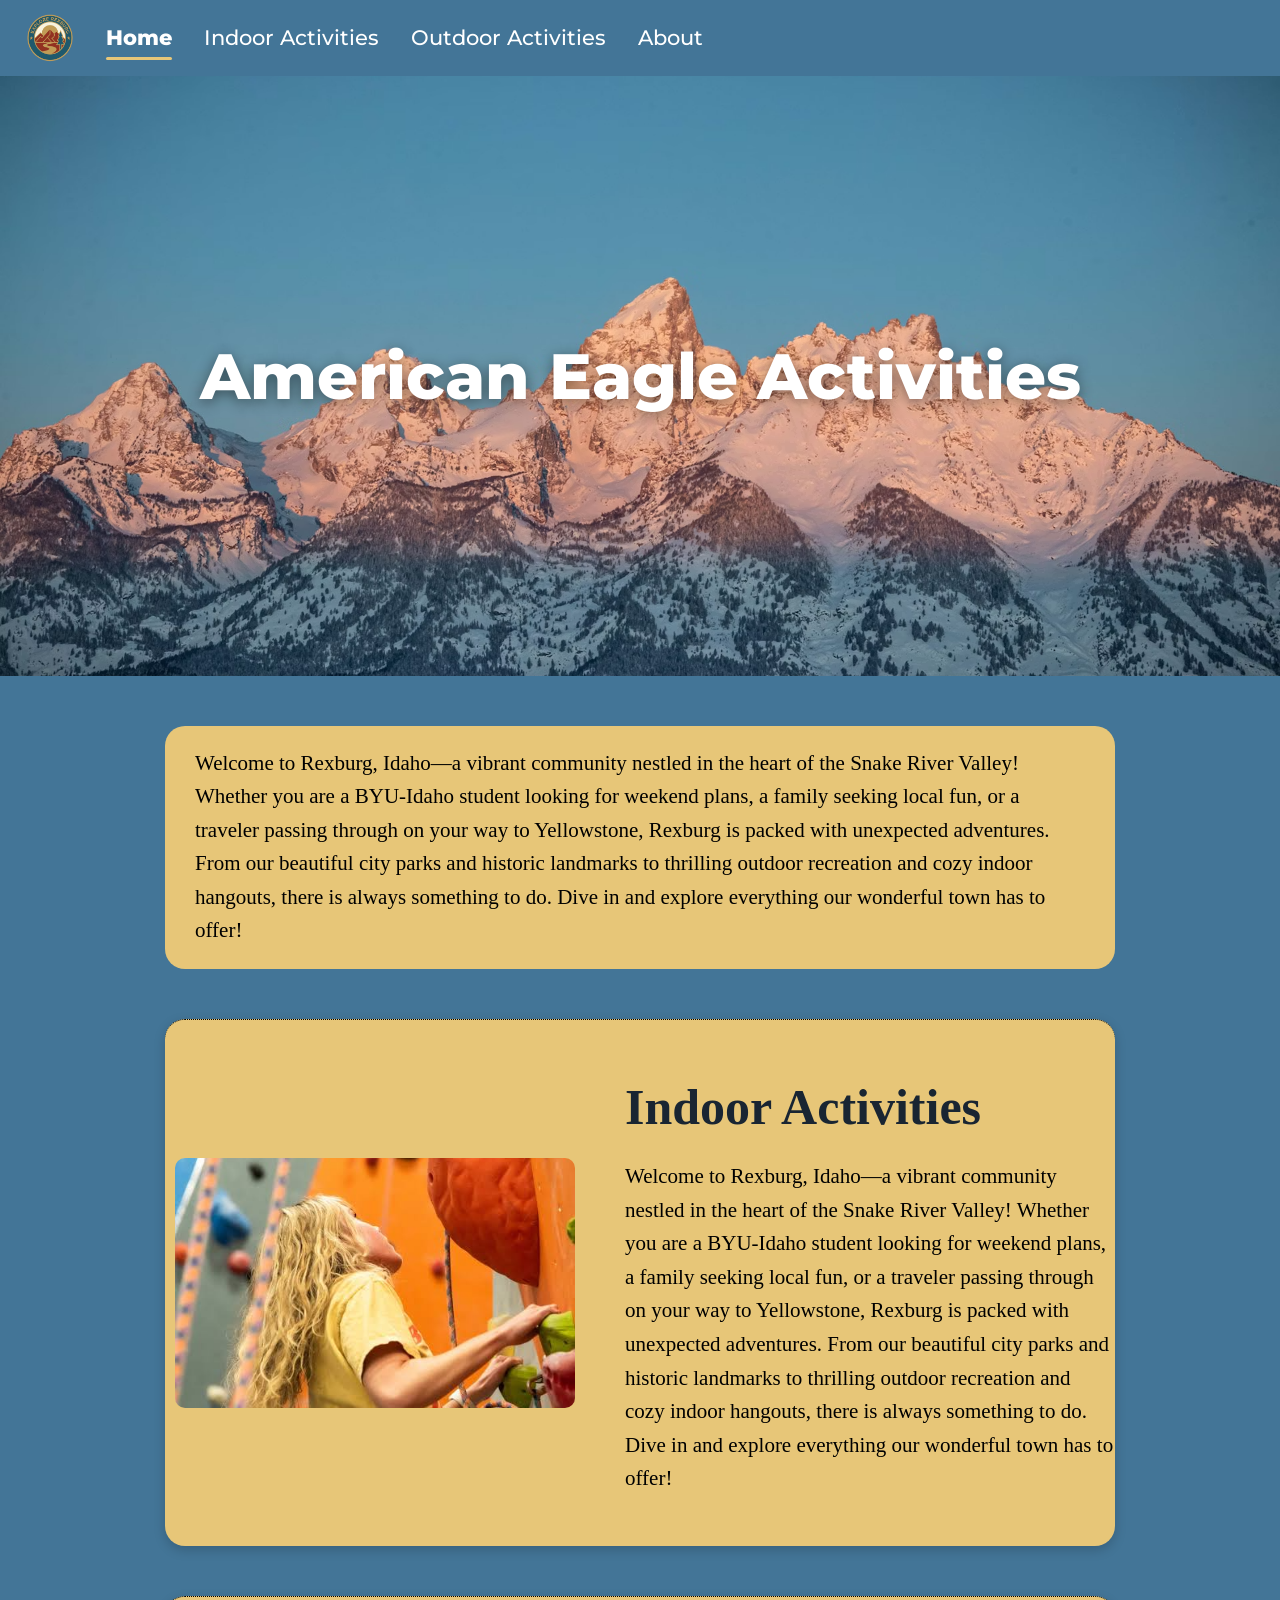
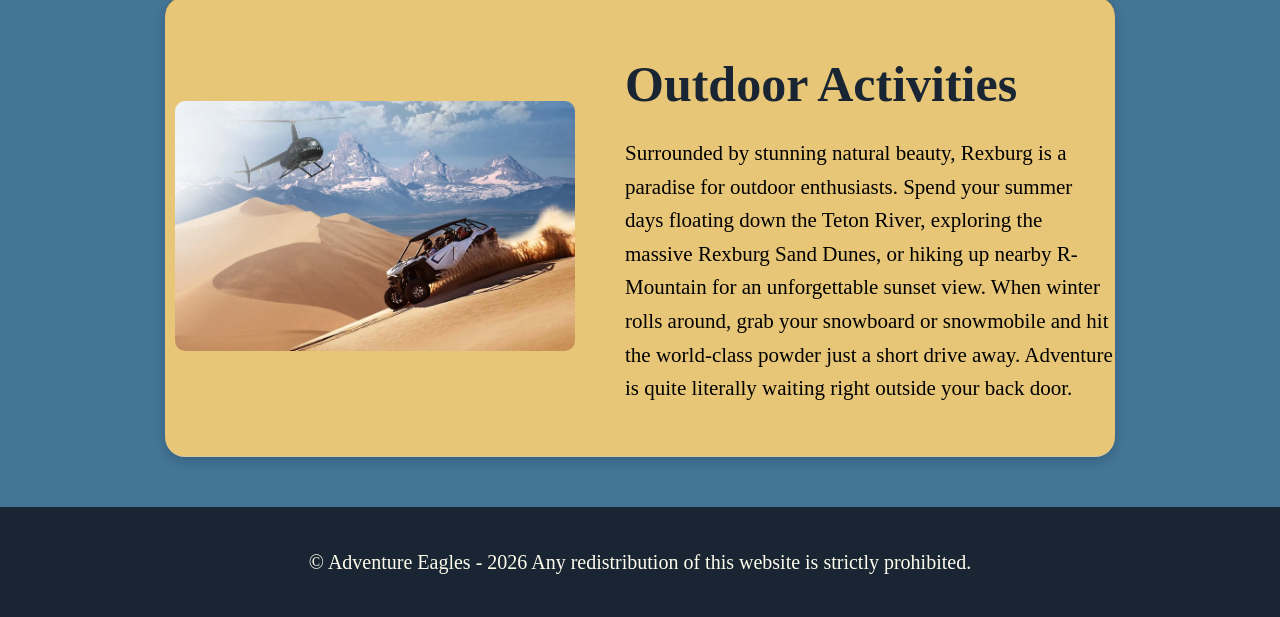
<file: index.html>
<!DOCTYPE html>
<html lang="en">

<head>
  <meta charset="UTF-8">
  <meta name="viewport" content="width=device-width, initial-scale=1.0">
  <link rel="stylesheet" href="main.css">
  <link rel="preconnect" href="https://fonts.googleapis.com">
  <link rel="preconnect" href="https://fonts.gstatic.com" crossorigin>
  <link href="https://fonts.googleapis.com/css2?family=Montserrat:wght@500;800&display=swap" rel="stylesheet">
  <title>Adventure Eagles - Home</title>
</head>

<body id="home">
  <div class="hero">
    <nav>
      <a href="index.html">
        <img src="images/logo.png" alt="Logo">
      </a>
      <ul>
        <li><a href="index.html" class="active">Home</a></li>
        <li><a href="indoor-activities.html">Indoor Activities</a></li>
        <li><a href="outdoor-activities.html">Outdoor Activities</a></li>
        <li><a href="about.html">About</a></li>
      </ul>
    </nav>

    <div class="hero-banner">
      <img class="hero-img" src="images/index/tetons.png" alt="Hero Image">
      <h1 class="hero-title">American Eagle Activities</h1>
    </div>

  </div>
  <main>
    <div class="welcome-text">
      <p>
        Welcome to Rexburg, Idaho—a vibrant community nestled in the heart of the Snake River Valley! Whether you are a
        BYU-Idaho student looking for weekend plans, a family seeking local fun, or a traveler passing through on your
        way
        to Yellowstone, Rexburg is packed with unexpected adventures. From our beautiful city parks and historic
        landmarks
        to thrilling outdoor recreation and cozy indoor hangouts, there is always something to do. Dive in and explore
        everything our wonderful town has to offer!
      </p>
    </div>
    <section class="activity-section">
      <img src="images/index/Rock Climing.png" alt="Rexburg Rock Climbing">
      <div class="text-wrapper">
        <h2>Indoor Activities</h2>
        <p>
          Welcome to Rexburg, Idaho—a vibrant community nestled in the heart of the Snake River Valley! Whether you
          are
          a
          BYU-Idaho student looking for weekend plans, a family seeking local fun, or a traveler passing through on
          your
          way to Yellowstone, Rexburg is packed with unexpected adventures. From our beautiful city parks and historic
          landmarks to thrilling outdoor recreation and cozy indoor hangouts, there is always something to do. Dive in
          and
          explore everything our wonderful town has to offer!
        </p>
      </div>
    </section>
    <section class="activity-section">
      <img src="images/index/sand dunes.png" alt="Rexburg Sand Dunes">
      <div class="text-wrapper">
        <h2>Outdoor Activities</h2>
        <p>
          Surrounded by stunning natural beauty, Rexburg is a paradise for outdoor enthusiasts. Spend your summer days
          floating down the Teton River, exploring the massive Rexburg Sand Dunes, or hiking up nearby R-Mountain for
          an
          unforgettable sunset view. When winter rolls around, grab your snowboard or snowmobile and hit the
          world-class
          powder just a short drive away. Adventure is quite literally waiting right outside your back door.
        </p>
      </div>
    </section>
  </main>
  <footer>
    <p>
      © Adventure Eagles - 2026
      Any redistribution of this website is strictly prohibited.
    </p>
  </footer>
</body>

</html>
</file>
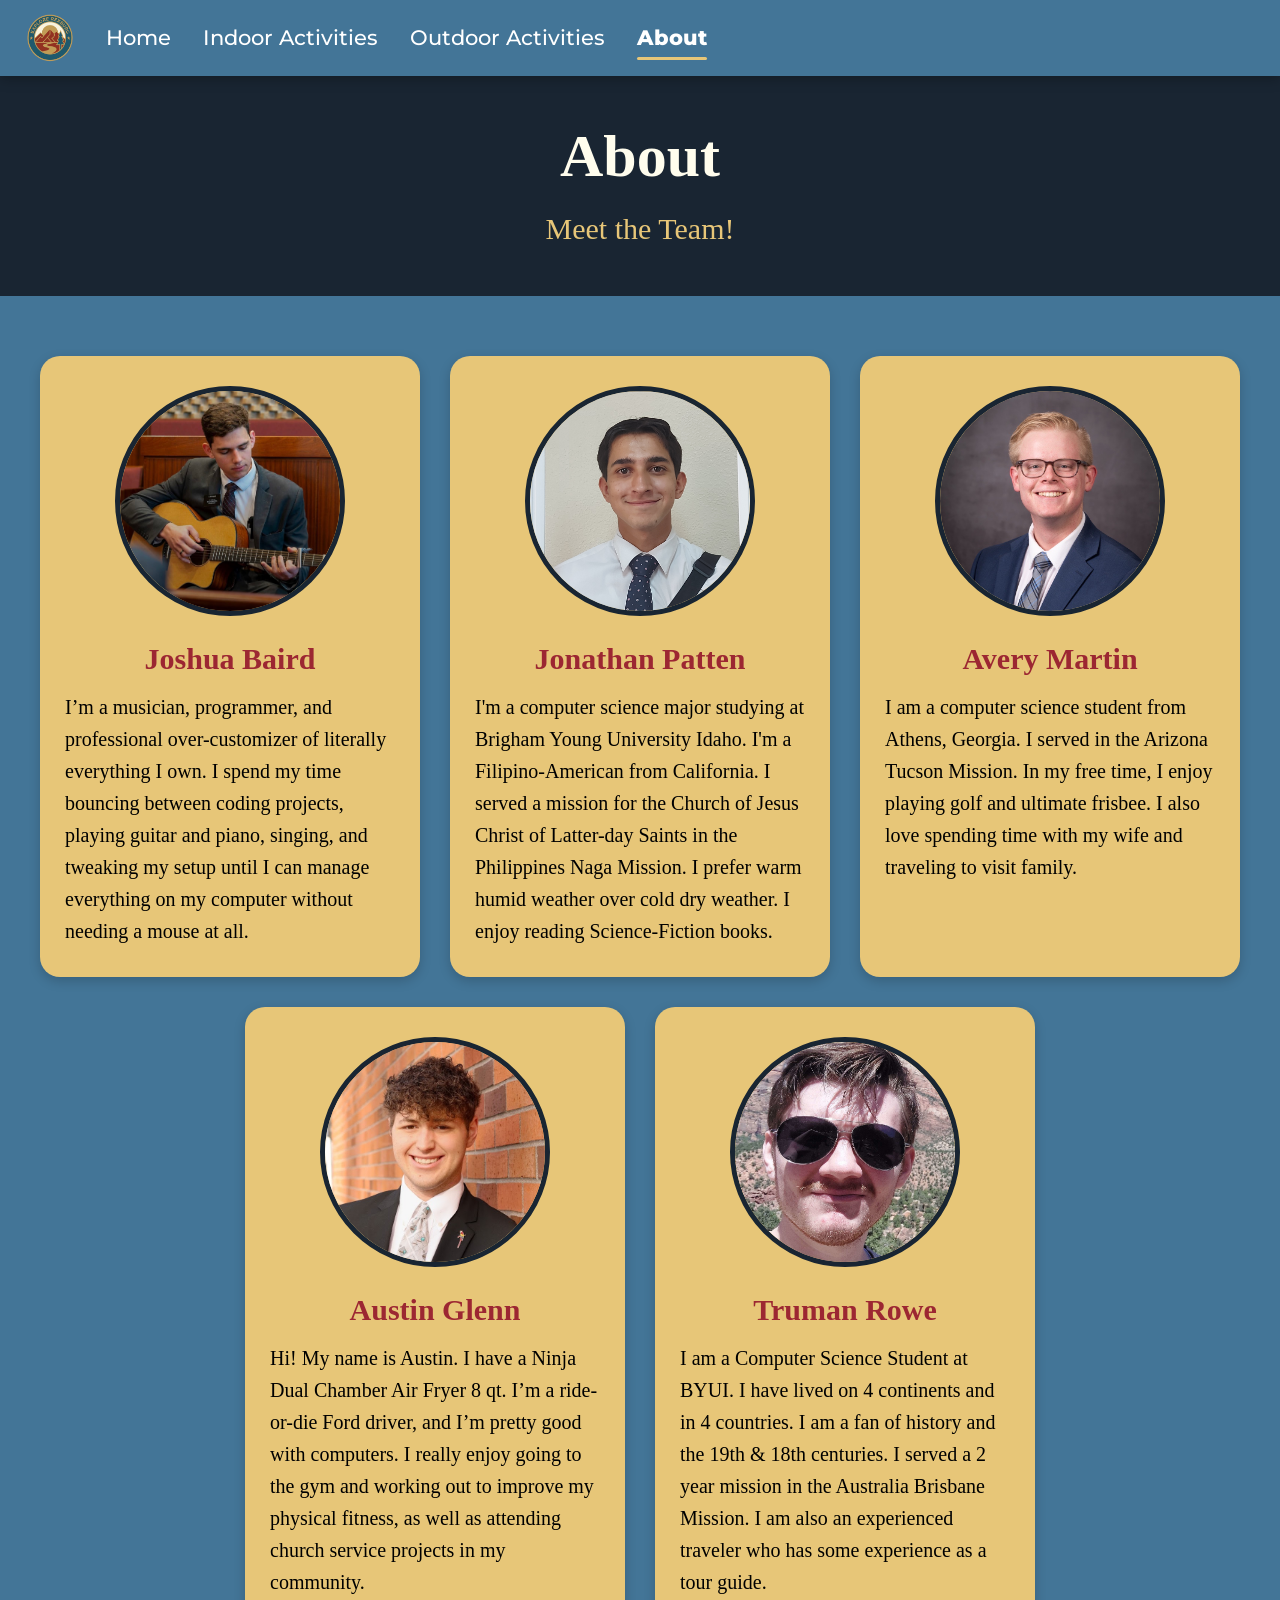
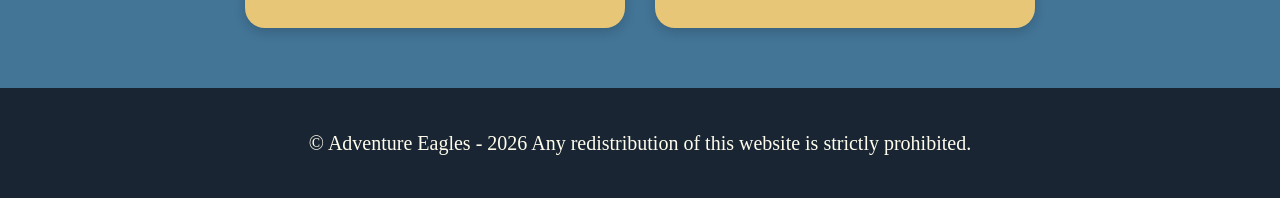
<file: about.html>
<!DOCTYPE html>
<html lang="en">

<head>
  <meta charset="UTF-8">
  <meta name="viewport" content="width=device-width, initial-scale=1.0">
  <link rel="stylesheet" href="main.css">
  <link rel="preconnect" href="https://fonts.googleapis.com">
  <link rel="preconnect" href="https://fonts.gstatic.com" crossorigin>
  <link href="https://fonts.googleapis.com/css2?family=Montserrat:wght@500;800&display=swap" rel="stylesheet">
  <title>About</title>
</head>

<body>
  <div class="hero">
    <nav>
      <a href="index.html">
        <img src="images/logo.png" alt="Logo">
      </a>
      <ul>
        <li><a href="index.html">Home</a></li>
        <li><a href="indoor-activities.html">Indoor Activities</a></li>
        <li><a href="outdoor-activities.html">Outdoor Activities</a></li>
        <li><a href="about.html" class="active">About</a></li>
      </ul>
    </nav>
  </div>
  <div id="about_hero">
    <h1>About</h1>
    <h2>Meet the Team!</h2>
  </div>
  <div class="team-section">
    <div class="team-grid">
      <div class="team-card" id="joshua_about">
        <img src="images/image1.jpeg" alt="joshua">
        <h3>Joshua Baird</h3>
        <p>I’m a musician, programmer, and professional over-customizer of
          literally everything I own. I spend my time bouncing between
          coding projects, playing guitar and piano, singing, and tweaking
          my setup until I can manage everything on my computer without
          needing a mouse at all.</p>
      </div>
      <div class="team-card" id="jonathan_about">
        <img src="images/image2.jpg" alt="jonathan">
        <h3>Jonathan Patten</h3>
        <p>I'm a computer science major studying at Brigham Young University
          Idaho. I'm a Filipino-American from California. I served a mission
          for the Church of Jesus Christ of Latter-day Saints in the
          Philippines Naga Mission. I prefer warm humid weather over cold dry
          weather. I enjoy reading Science-Fiction books.</p>
      </div>
      <div class="team-card" id="avery_about">
        <img src="images/image3.jpg" alt="avery">
        <h3>Avery Martin</h3>
        <p>I am a computer science student from Athens, Georgia. I served
          in the Arizona Tucson Mission. In my free time, I enjoy
          playing golf and ultimate frisbee. I also love spending time
          with my wife and traveling to visit family.</p>
      </div>
      <div class="team-card" id="austin_about">
        <img src="images/image4.jpg" alt="austin">
        <h3>Austin Glenn</h3>
        <p>Hi! My name is Austin. I have a Ninja Dual Chamber Air Fryer
          8 qt. I’m a ride-or-die Ford driver, and I’m pretty good
          with computers. I really enjoy going to the gym and working
          out to improve my physical fitness, as well as attending church
          service projects in my community.</p>
      </div>
      <div class="team-card" id="truman_about">
        <img src="images/image5.jpg" alt="truman">
        <h3>Truman Rowe</h3>
        <p>I am a Computer Science Student at BYUI. I have lived on 4
          continents and in 4 countries. I am a fan of history and
          the 19th & 18th centuries. I served a 2 year mission in
          the Australia Brisbane Mission. I am also an experienced
          traveler who has some experience as a tour guide.</p>
      </div>
    </div>
  </div>
  <footer>
    <p>
      © Adventure Eagles - 2026
      Any redistribution of this website is strictly prohibited.
    </p>
  </footer>
</body>

</html>
</file>
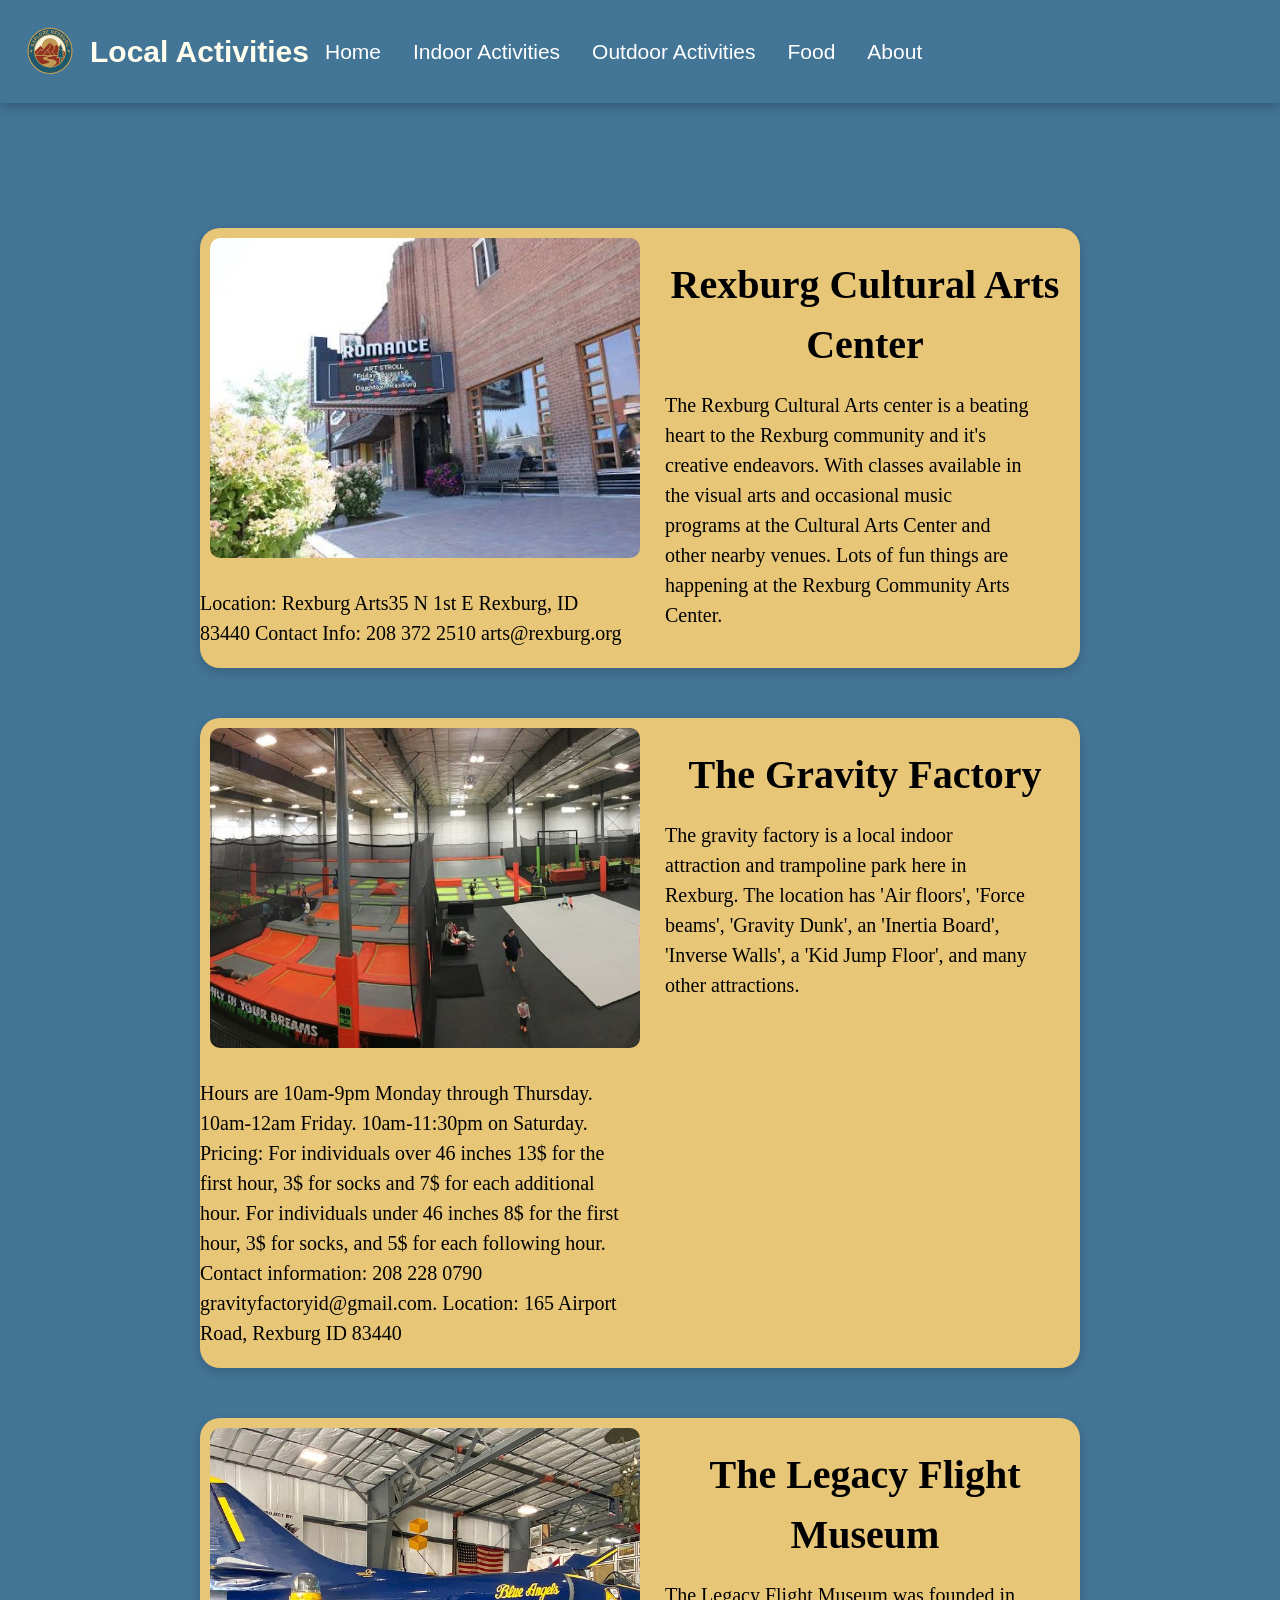
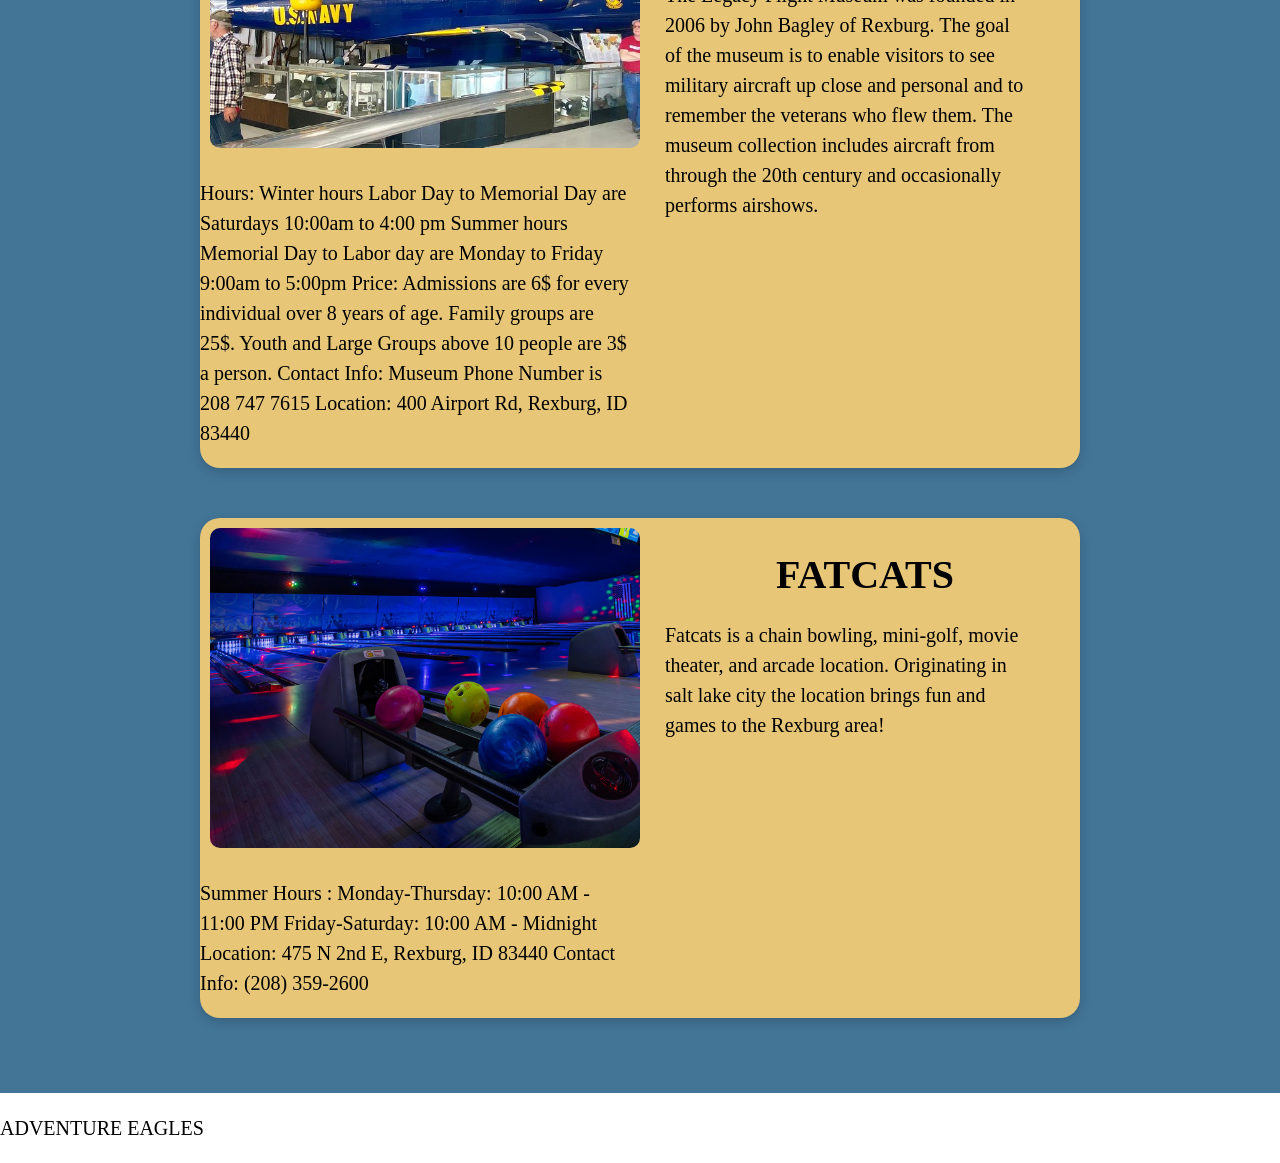
<file: indoor-activites.html>
<!DOCTYPE html>
<html lang="en">
<head>
    <meta charset="UTF-8">
    <meta name="viewport" content="width=device-width, initial-scale=1.0">
    <link rel="stylesheet" href="main.css">
    <title>Adventure Eagles - Indoor Activities</title>
</head>
<body>
    <div class="container">
        <div class="content">
            <div class="hero">
                <nav>
                    <a href="index.html">
                        <img src="images/logo.png" alt="Logo">
                    </a>
                    <h2>Local Activities</h2>
                    <ul>
                        <li><a href="index.html">Home</a></li>
                        <li><a href="indoor-activites.html">Indoor Activities</a></li>
                        <li><a href="outdoor-activites.html">Outdoor Activities</a></li>
                        <li><a href="food.html">Food</a></li>
                        <li><a href="about.html">About</a></li>
                    </ul>
                </nav>
            </div>
            <div class="body">
                <div class="image-slider">

                </div>
                <div class="activity-card">
                    <div class="activity-card-one">
                        <img src="images/indoor/rexburgculturalartscenter1.jpg" alt="Indoor Activity 1">
                        <p>
                            Location:
                            Rexburg Arts35 N 1st E Rexburg, ID 83440
                            Contact Info:
                            208 372 2510
                            arts@rexburg.org
                        </p>
                    </div>
                    <div class="activity-card-two">
                        <h1>
                            Rexburg Cultural Arts Center
                        </h1>
                        <p>
                            The Rexburg Cultural Arts center is a beating heart to the Rexburg community and it's creative endeavors. With classes available in the visual arts and occasional music programs at the Cultural Arts Center and other nearby venues. Lots of fun things are happening at the Rexburg Community Arts Center.
                        </p>
                    </div>
                </div>
                <div class="activity-card">
                    <div class="activity-card-one">
                        <img src="images/indoor/gravityfactory1.jpg" alt="Indoor Activity 1">
                        <p>
                            Hours are 10am-9pm Monday through Thursday. 10am-12am Friday. 10am-11:30pm on Saturday.
                            Pricing:
                            For individuals over 46 inches 13$ for the first hour, 3$ for socks and 7$ for each additional hour. For individuals under 46 inches 8$ for the first hour, 3$ for socks, and 5$ for each following hour.
                            Contact information: 
                            208 228 0790 gravityfactoryid@gmail.com.
                            Location: 165 Airport Road, Rexburg ID 83440
                        </p>
                    </div>
                        <div class="activity-card-two">
                        <h1>
                            The Gravity Factory
                        </h1>
                        <p>
                            The gravity factory is a local indoor attraction and trampoline park here in Rexburg. The location has 'Air floors', 'Force beams', 'Gravity Dunk', an 'Inertia Board', 'Inverse Walls', a 'Kid Jump Floor', and many other attractions.
                        </p>
                    </div>
                </div>
                <div class="activity-card">
                    <div class="activity-card-one">
                        <img src="images/indoor/legacyflightmeseum1.jpg" alt="Indoor Activity 1">
                        <p>
                            Hours:
                            Winter hours Labor Day to Memorial Day are Saturdays 10:00am to 4:00 pm
                            Summer hours Memorial Day to Labor day are Monday to Friday 9:00am to 5:00pm
                            Price:
                            Admissions are 6$ for every individual over 8 years of age. Family groups are 25$. Youth and Large Groups above 10 people are 3$ a person.
                            Contact Info:
                            Museum Phone Number is 208 747 7615
                            Location:
                            400 Airport Rd, Rexburg, ID 83440
                        </p>
                    </div>
                    <div class="activity-card-two">
                        <h1>
                            The Legacy Flight Museum
                        </h1>
                        <p>
                            The Legacy Flight Museum was founded in 2006 by John Bagley of Rexburg. The goal of the museum is to enable visitors to see military aircraft up close and personal and to remember the veterans who flew them. The museum collection includes aircraft from through the 20th century and occasionally performs airshows.
                        </p>
                    </div>
                </div>
                <div class="activity-card">
                    <div class="activity-card-one">
                        <img src="images/indoor/fatcats1.jpg" alt="Indoor Activity 1">
                        <p class="activity-card-info">
                        Summer Hours :
                        Monday-Thursday: 10:00 AM - 11:00 PM
                        Friday-Saturday: 10:00 AM - Midnight
                        Location:
                        475 N 2nd E,
                        Rexburg, ID 83440
                        Contact Info:
                        (208) 359-2600
                        </p>
                    </div>
                    <div class="activity-card-two">
                        <h1>
                        FATCATS
                        </h1>
                        <p>
                            Fatcats is a chain bowling, mini-golf, movie theater, and arcade location. Originating in salt lake city the location brings fun and games to the Rexburg area!
                        </p>
                    </div>
                </div>
            </div>
            <div class="footer">
                <p>
                    ADVENTURE EAGLES
                </p>
            </div>
        </div>
    </div>
</body>
</html>
</file>
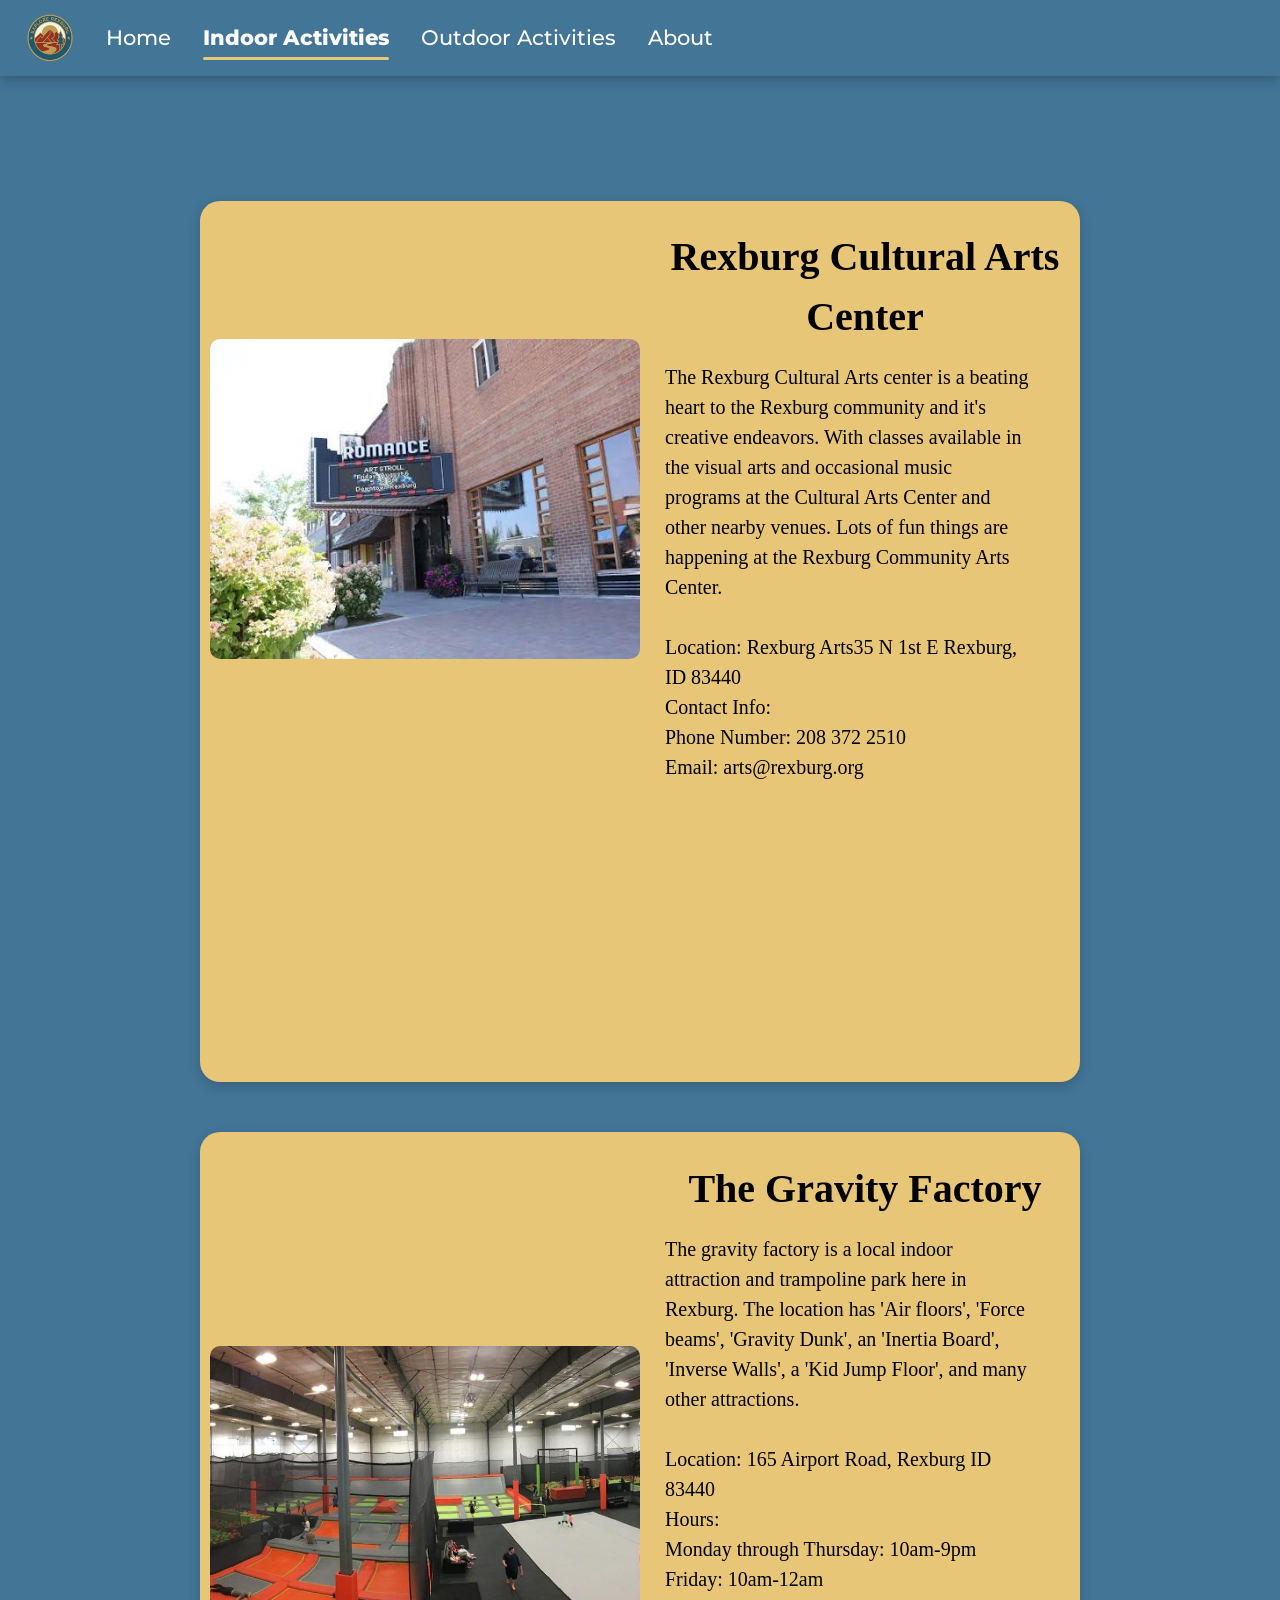
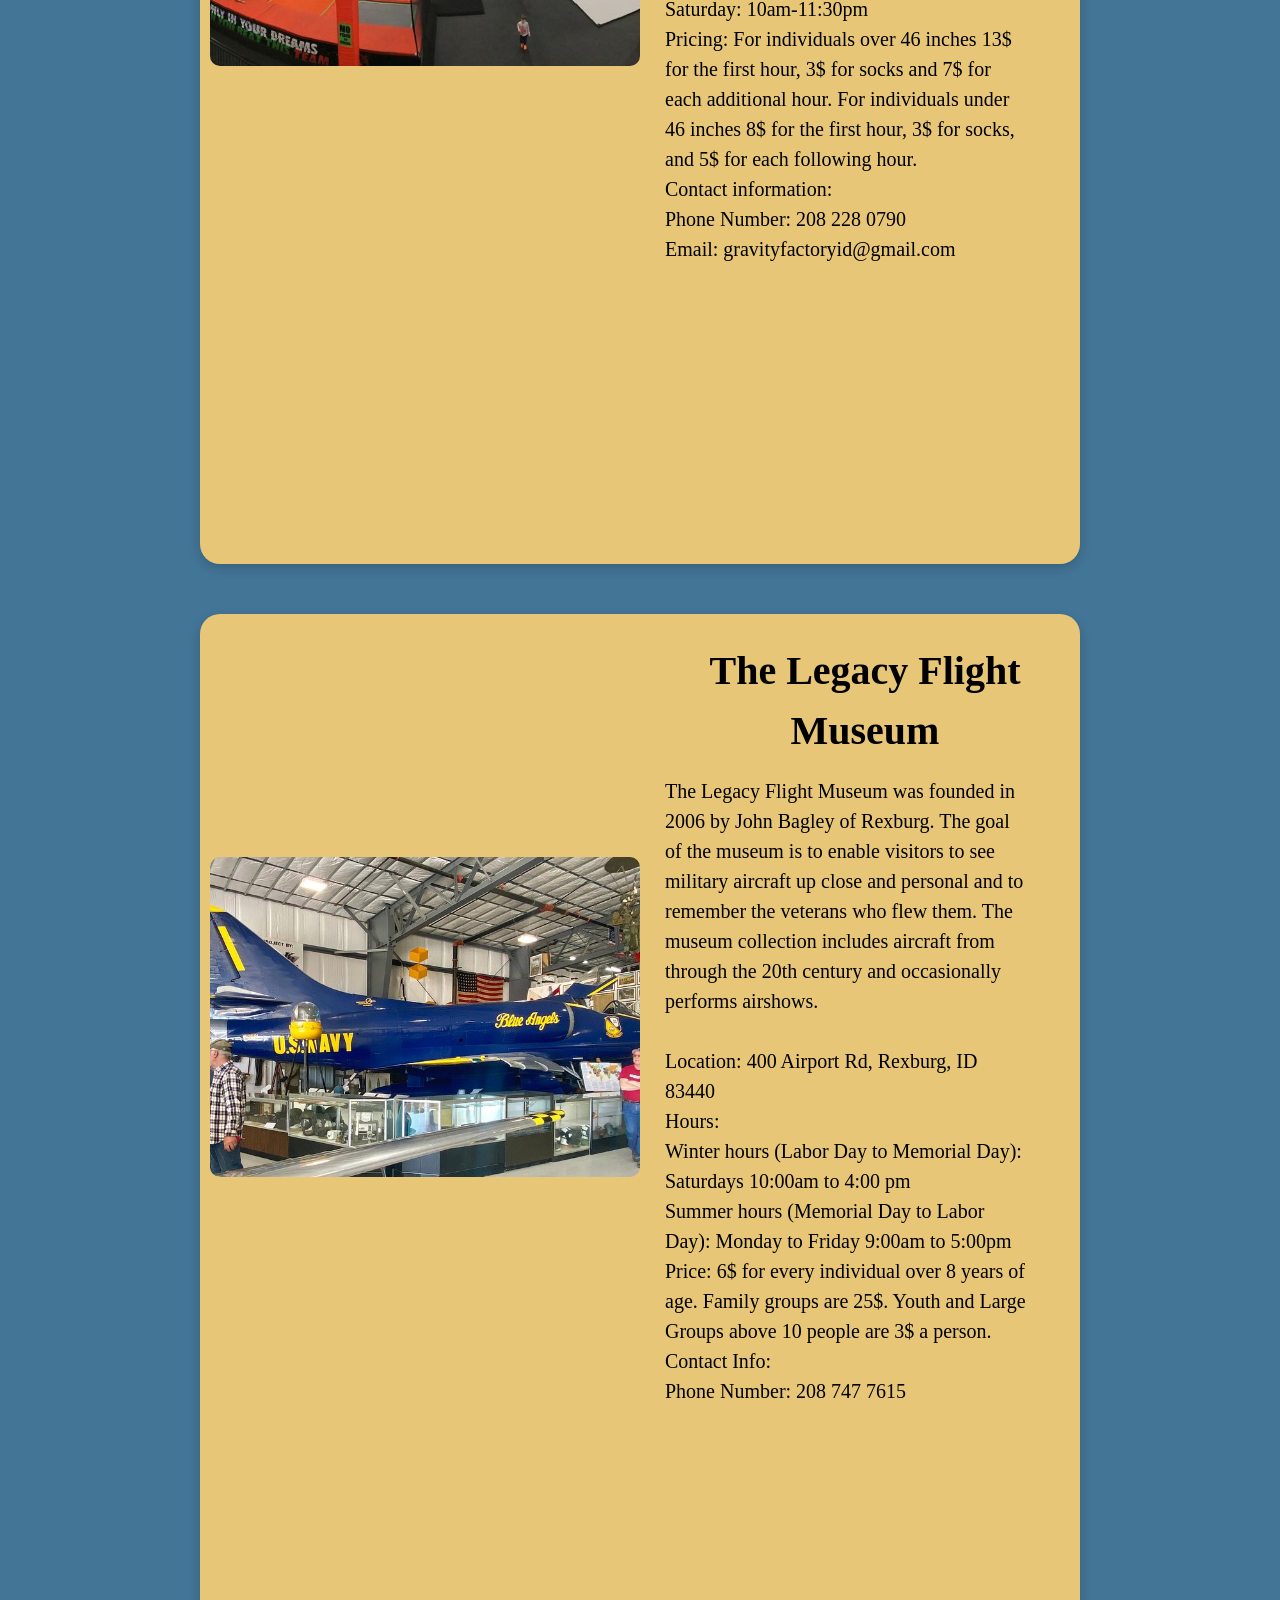
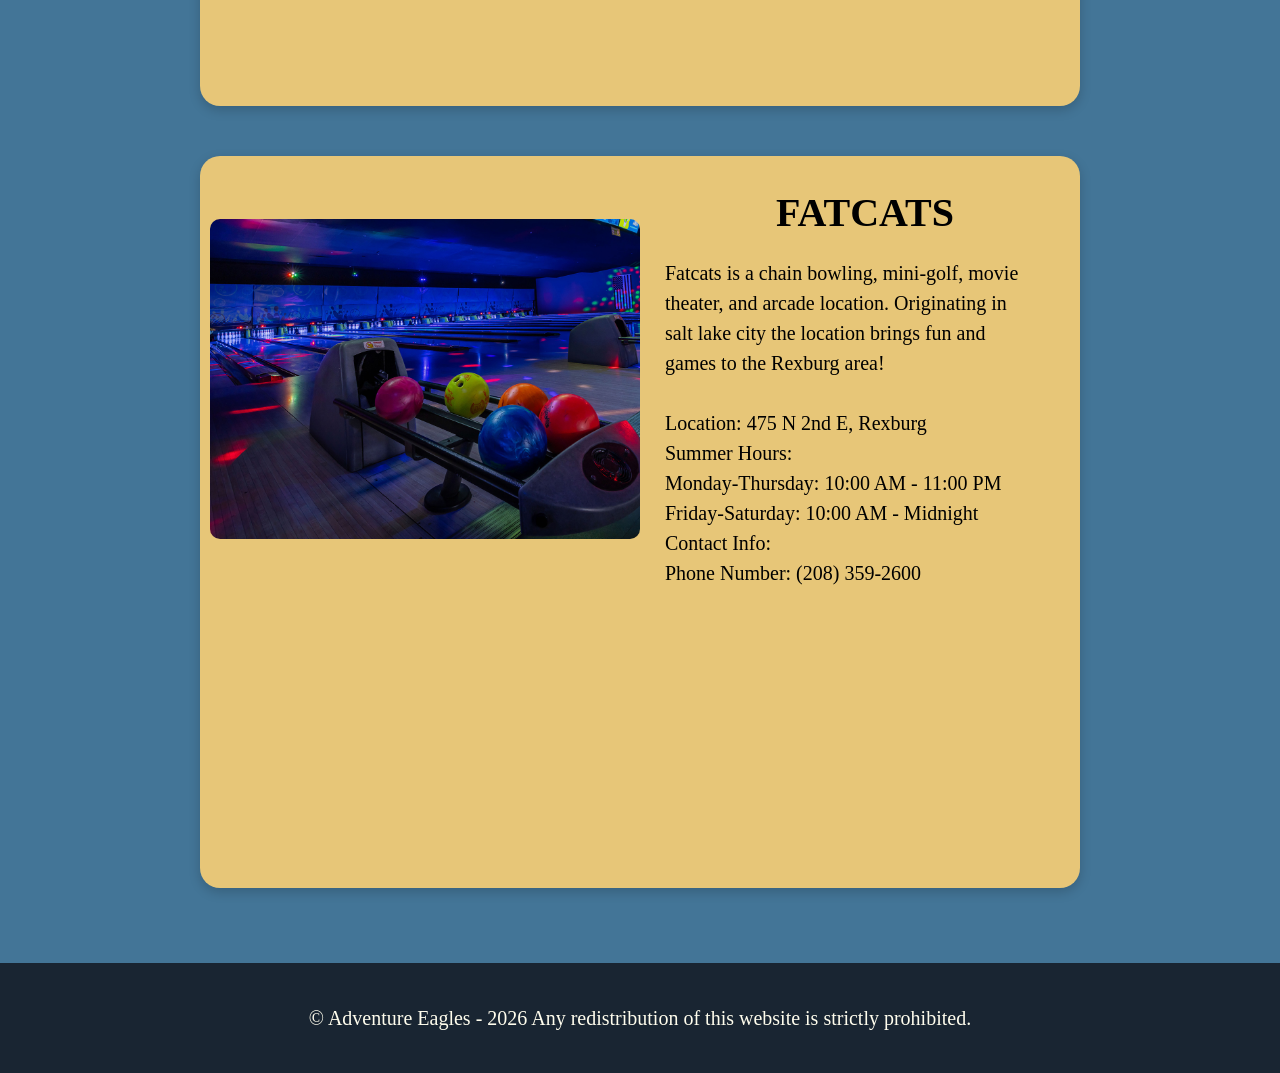
<file: indoor-activities.html>
<!DOCTYPE html>
<html lang="en">

<head>
  <meta charset="UTF-8">
  <meta name="viewport" content="width=device-width, initial-scale=1.0">
  <link rel="stylesheet" href="main.css">
  <link rel="preconnect" href="https://fonts.googleapis.com">
  <link rel="preconnect" href="https://fonts.gstatic.com" crossorigin>
  <link href="https://fonts.googleapis.com/css2?family=Montserrat:wght@500;800&display=swap" rel="stylesheet">
  <title>Adventure Eagles - Indoor Activities</title>
</head>

<body>
  <div class="container">
    <div class="content">
      <div class="hero">
        <nav>
          <a href="index.html">
            <img src="images/logo.png" alt="Logo">
          </a>
          <ul>
            <li><a href="index.html">Home</a></li>
            <li><a href="indoor-activities.html" class="active">Indoor Activities</a></li>
            <li><a href="outdoor-activities.html">Outdoor Activities</a></li>
            <li><a href="about.html">About</a></li>
          </ul>
        </nav>
      </div>
      <div class="body">
        <div class="image-slider">

        </div>
        <div class="activity-card">
          <img src="images/indoor/rexburgculturalartscenter1.jpg" alt="Indoor Activity 1">
          <div class="activity-card-two">
            <h1>
              Rexburg Cultural Arts Center
            </h1>
            <p>
              The Rexburg Cultural Arts center is a beating heart to the Rexburg community and it's creative endeavors.
              With classes available in the visual arts and occasional music programs at the Cultural Arts Center and
              other nearby venues. Lots of fun things are happening at the Rexburg Community Arts Center.
            </p>
            <p>
              Location: Rexburg Arts35 N 1st E Rexburg, ID 83440<br>
              Contact Info: <br>
              Phone Number: 208 372 2510<br>
              Email: arts@rexburg.org<br>
            </p>
          </div>
          <iframe class="map-embed" src="https://maps.google.com/maps?q=35+N+1st+E+Rexburg,+ID+83440&amp;output=embed"
            style="width:95%; height:250px; border:0; border-radius:15px; margin:0 15px 15px 15px;" loading="lazy"
            title="Map to Rexburg Cultural Arts Center" allowfullscreen></iframe>
        </div>
        <div class="activity-card">
          <img src="images/indoor/gravityfactory1.jpg" alt="Indoor Activity 1">

          <div class="activity-card-two">
            <h1>
              The Gravity Factory
            </h1>
            <p>
              The gravity factory is a local indoor attraction and trampoline park here in Rexburg. The location has
              'Air floors', 'Force beams', 'Gravity Dunk', an 'Inertia Board', 'Inverse Walls', a 'Kid Jump Floor', and
              many other attractions.
            </p>
            <p>
              Location: 165 Airport Road, Rexburg ID 83440 <br>
              Hours: <br>
              Monday through Thursday: 10am-9pm <br>
              Friday: 10am-12am <br>
              Saturday: 10am-11:30pm <br>
              Pricing: For individuals over 46 inches 13$ for the first hour, 3$ for socks and 7$ for each additional
              hour. For individuals under 46 inches 8$ for the first hour, 3$ for socks, and 5$ for each following hour.
              <br>
              Contact information: <br>
              Phone Number: 208 228 0790 <br>
              Email: gravityfactoryid@gmail.com <br>
            </p>
          </div>
          <iframe class="map-embed"
            src="https://maps.google.com/maps?q=165+Airport+Road,+Rexburg,+ID+83440&amp;output=embed"
            style="width:95%; height:250px; border:0; border-radius:15px; margin:0 15px 15px 15px;" loading="lazy"
            title="Map to The Gravity Factory" allowfullscreen></iframe>
        </div>
        <div class="activity-card">
          <img src="images/indoor/legacyflightmeseum1.jpg" alt="Indoor Activity 1">
          <div class="activity-card-two">
            <h1>
              The Legacy Flight Museum
            </h1>
            <p>
              The Legacy Flight Museum was founded in 2006 by John Bagley of Rexburg. The goal of the museum is to
              enable visitors to see military aircraft up close and personal and to remember the veterans who flew them.
              The museum collection includes aircraft from through the 20th century and occasionally performs airshows.
            </p>
            <p>
              Location: 400 Airport Rd, Rexburg, ID 83440 <br>
              Hours: <br>
              Winter hours (Labor Day to Memorial Day): Saturdays 10:00am to 4:00 pm <br>
              Summer hours (Memorial Day to Labor Day): Monday to Friday 9:00am to 5:00pm <br>
              Price: 6$ for every individual over 8 years of age. Family groups are 25$. Youth and Large Groups above 10
              people are 3$ a person. <br>
              Contact Info: <br>
              Phone Number: 208 747 7615 <br>
            </p>
          </div>
          <iframe class="map-embed"
            src="https://maps.google.com/maps?q=400+Airport+Rd,+Rexburg,+ID+83440&amp;output=embed"
            style="width:95%; height:250px; border:0; border-radius:15px; margin:0 15px 15px 15px;" loading="lazy"
            title="Map to The Legacy Flight Museum" allowfullscreen></iframe>
        </div>
        <div class="activity-card">
          <img src="images/indoor/fatcats1.jpg" alt="Indoor Activity 1">
          <div class="activity-card-two">
            <h1>
              FATCATS
            </h1>
            <p>
              Fatcats is a chain bowling, mini-golf, movie theater, and arcade location. Originating in salt lake city
              the location brings fun and games to the Rexburg area!
            </p>
            <p class="activity-card-info">
              Location: 475 N 2nd E, Rexburg <br>
              Summer Hours: <br>
              Monday-Thursday: 10:00 AM - 11:00 PM <br>
              Friday-Saturday: 10:00 AM - Midnight <br>
              Contact Info: <br>
              Phone Number: (208) 359-2600 <br>
            </p>
          </div>
          <iframe class="map-embed" src="https://maps.google.com/maps?q=475+N+2nd+E,+Rexburg,+ID+83440&amp;output=embed"
            style="width:95%; height:250px; border:0; border-radius:15px; margin:0 15px 15px 15px;" loading="lazy"
            title="Map to FATCATS" allowfullscreen></iframe>
        </div>
      </div>
    </div>
  </div>
  <footer>
    <p>
      © Adventure Eagles - 2026
      Any redistribution of this website is strictly prohibited.
    </p>
  </footer>
</body>

</html>
</file>
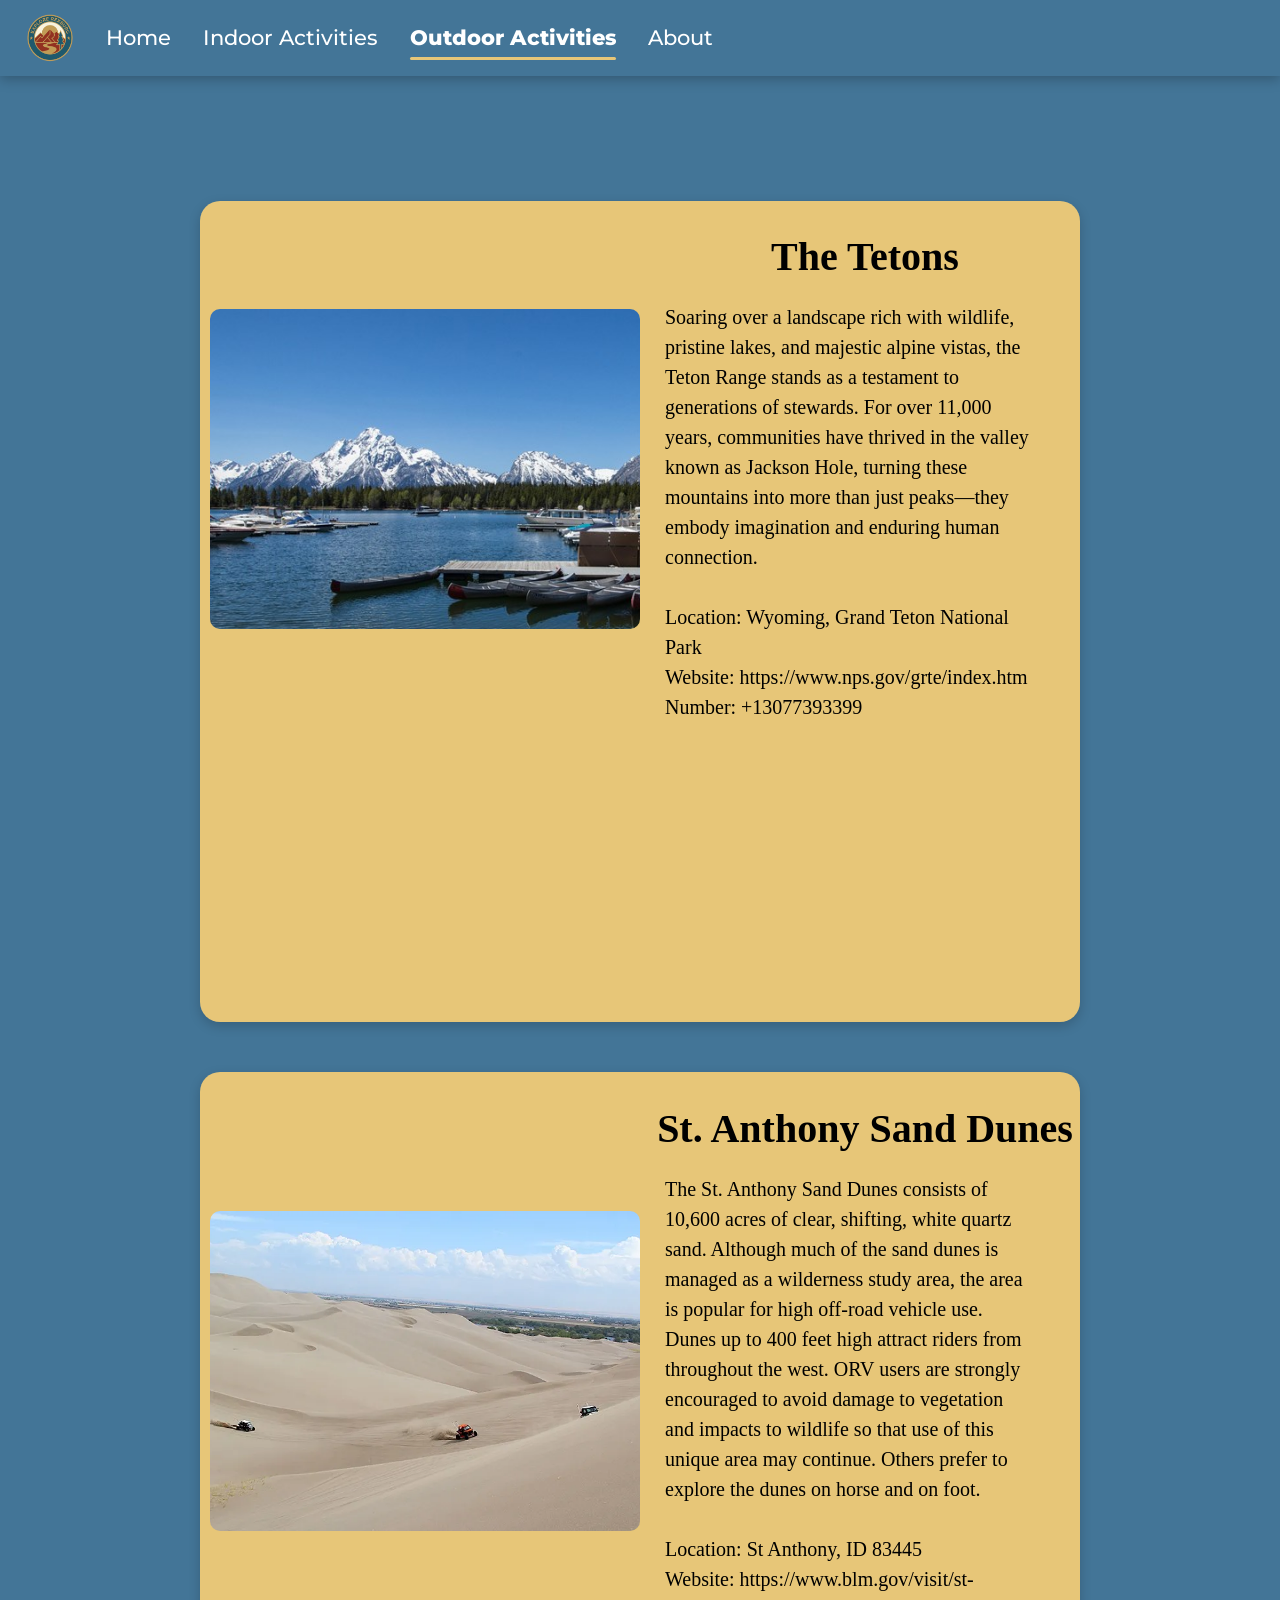
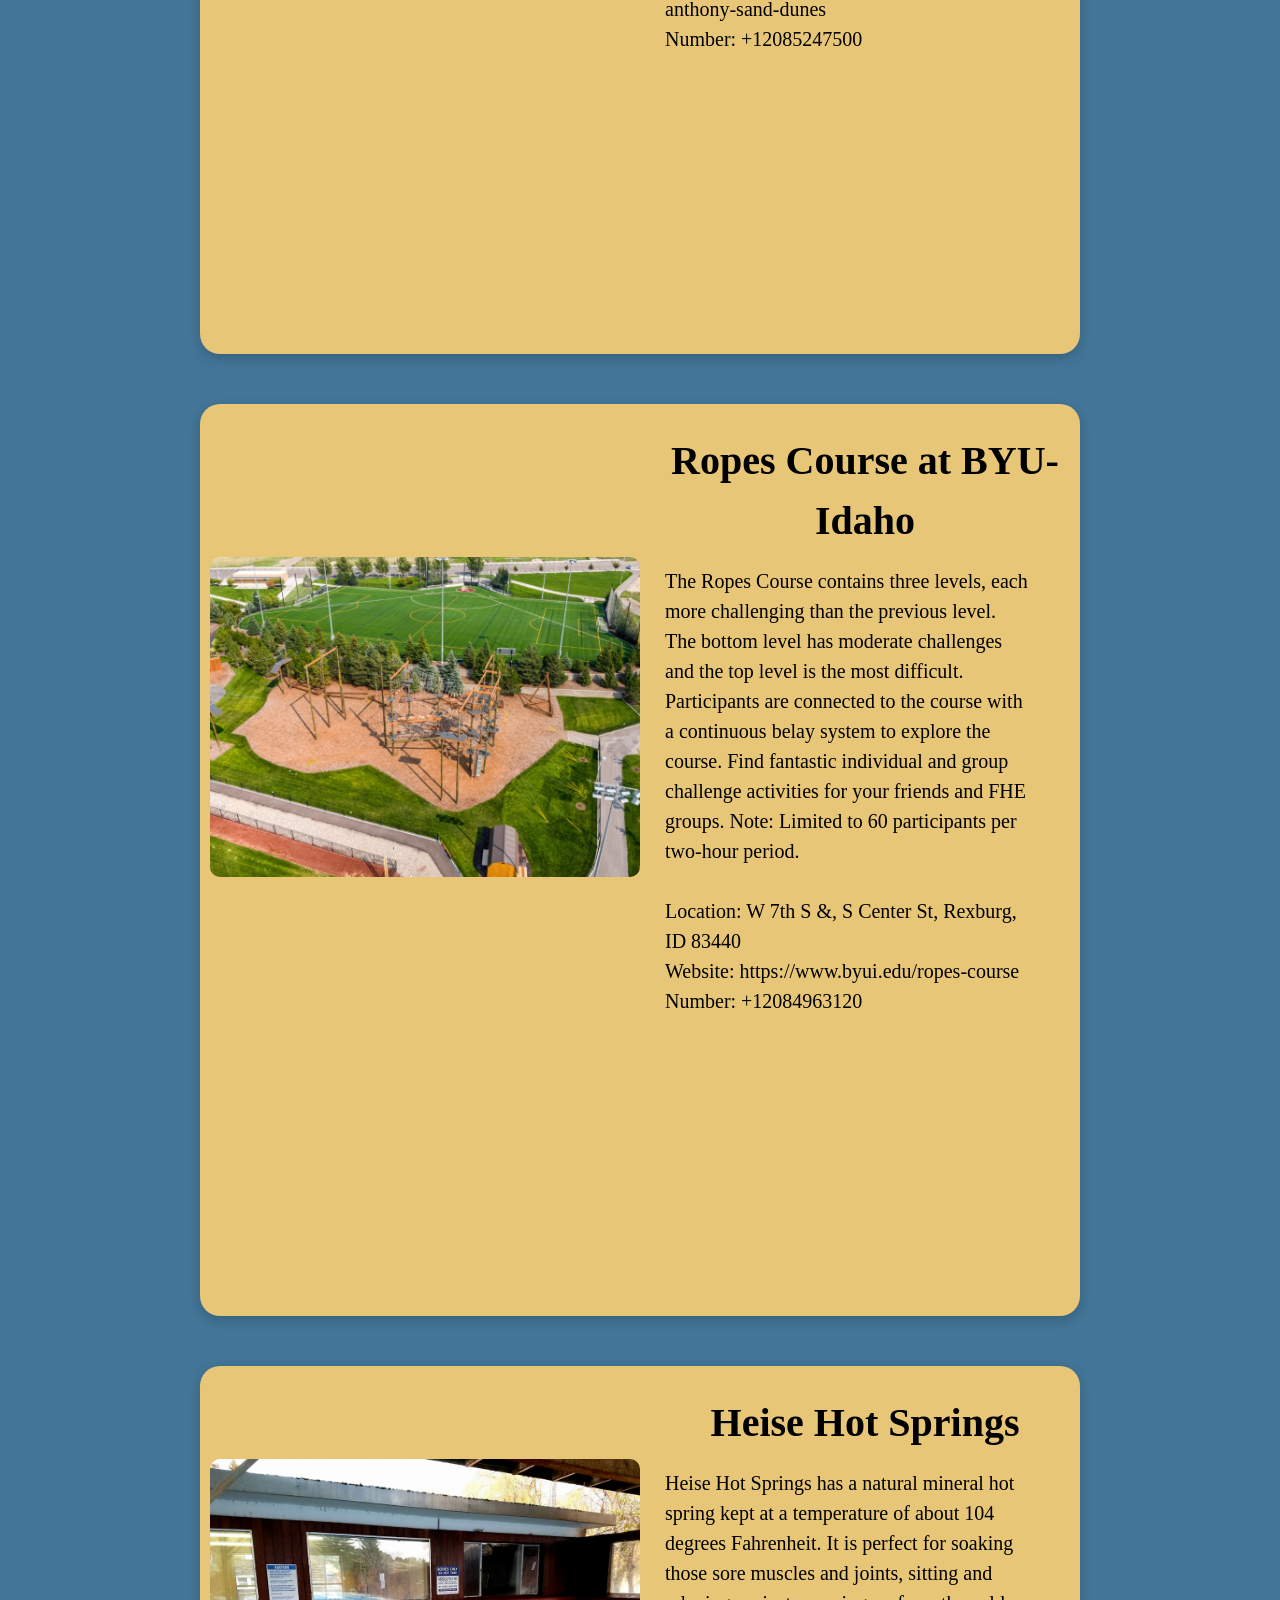
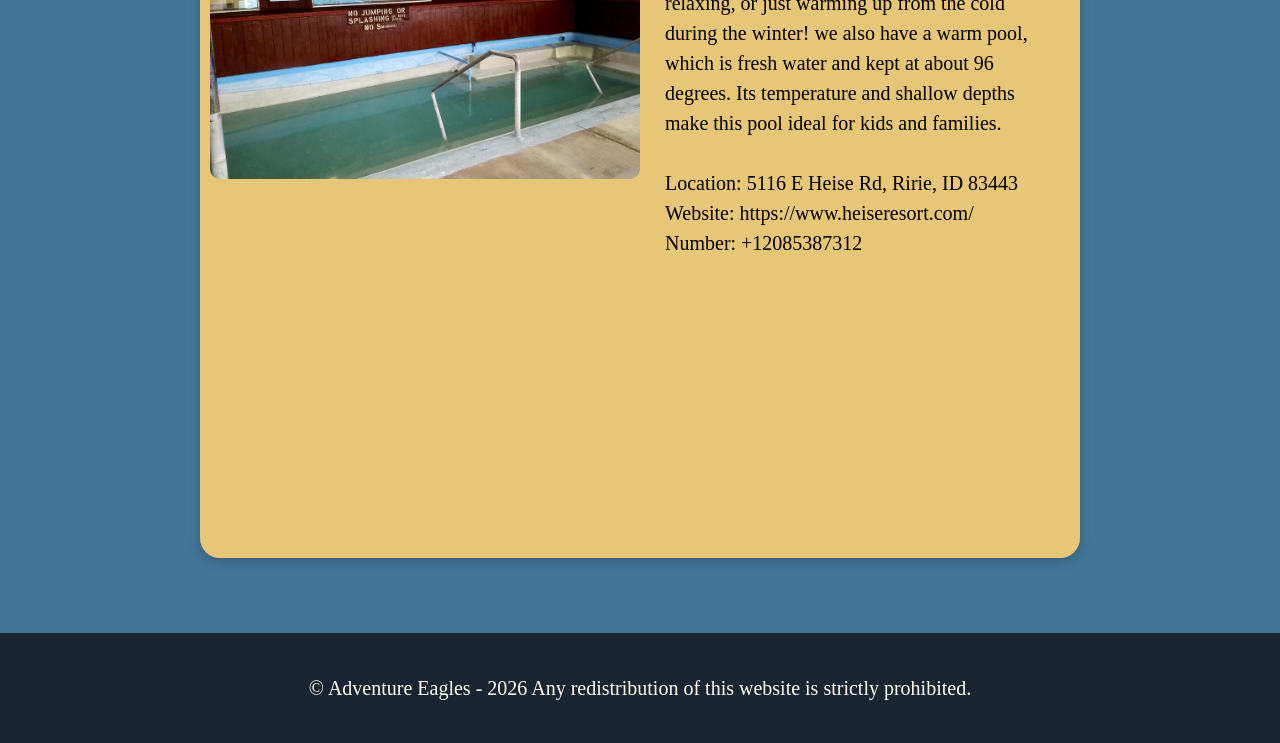
<file: outdoor-activities.html>
<!DOCTYPE html>
<html lang="en">

<head>
  <meta charset="UTF-8">
  <meta name="viewport" content="width=device-width, initial-scale=1.0">
  <link rel="stylesheet" href="main.css">
  <link rel="preconnect" href="https://fonts.googleapis.com">
  <link rel="preconnect" href="https://fonts.gstatic.com" crossorigin>
  <link href="https://fonts.googleapis.com/css2?family=Montserrat:wght@500;800&display=swap" rel="stylesheet">
  <title>Adventure Eagles - Outdoor Activities</title>

</head>


<!-- This page requires some organizational polish/cleanup -->


<body>
  <div class="container">
    <div class="content">
      <div class="hero">
        <nav>
          <a href="index.html">
            <img src="images/logo.png" alt="Logo">
          </a>
          <ul>
            <li><a href="index.html">Home</a></li>
            <li><a href="indoor-activities.html">Indoor Activities</a></li>
            <li><a href="outdoor-activities.html" class="active">Outdoor Activities</a></li>
            <li><a href="about.html">About</a></li>
          </ul>
        </nav>
      </div>
      <div class="body">
        <div class="image-slider">

        </div>
        <div class="activity-card">
          <img src="images/outdoor/Tetons1.jpg" alt="Outdoor Activity 1">
          <div class="activity-card-two">
            <h1>
              The Tetons
            </h1>
            <p>
              Soaring over a landscape rich with wildlife, pristine lakes, and majestic alpine vistas, the Teton Range
              stands as a testament to generations of stewards. For over 11,000 years, communities have thrived in the
              valley known as Jackson Hole, turning these mountains into more than just peaks—they embody imagination
              and enduring human connection.
            </p>
            <p>
              Location: Wyoming, Grand Teton National Park<br>
              Website: https://www.nps.gov/grte/index.htm<br>
              Number: +13077393399<br>
            </p>
          </div>
          <iframe class="map-embed"
            src="https://www.google.com/maps/embed?pb=!1m18!1m12!1m3!1d325155.5648252808!2d-110.67647055139426!3d43.809498802364885!2m3!1f0!2f0!3f0!3m2!1i1024!2i768!4f13.1!3m3!1m2!1s0x5352519ec95d1ba9%3A0xa5a0b88ecc91a337!2sGrand%20Teton%20National%20Park!5e1!3m2!1sen!2sus!4v1784010609047!5m2!1sen!2sus"
            style="width:95%; height:250px; border:0; border-radius:15px; margin:0 15px 15px 15px;" loading="lazy"
            title="Map to The Gravity Factory" allowfullscreen></iframe>
        </div>
        <div class="activity-card">
          <img src="images/outdoor/Dunes1.webp" alt="Outdoor Activity 1">

          <div class="activity-card-two">
            <h1>
              St. Anthony Sand Dunes
            </h1>
            <p>
              The St. Anthony Sand Dunes consists of 10,600 acres of clear, shifting, white quartz sand. Although much
              of the sand dunes is managed as a wilderness study area, the area is popular for high off-road vehicle
              use. Dunes up to 400 feet high attract riders from throughout the west. ORV users are strongly encouraged
              to avoid damage to vegetation and impacts to wildlife so that use of this unique area may continue. Others
              prefer to explore the dunes on horse and on foot.
            </p>
            <p>
              Location: St Anthony, ID 83445<br>
              Website: https://www.blm.gov/visit/st-anthony-sand-dunes<br>
              Number: +12085247500<br>
            </p>
          </div>
          <iframe class="map-embed"
            src="https://www.google.com/maps/embed?pb=!1m18!1m12!1m3!1d153718.83414429286!2d-111.98507398399063!3d44.025925480904014!2m3!1f0!2f0!3f0!3m2!1i1024!2i768!4f13.1!3m3!1m2!1s0x53540737be505b31%3A0x23b60010fdbe69db!2sSt.%20Anthony%20Sand%20Dunes!5e1!3m2!1sen!2sus!4v1784010670302!5m2!1sen!2sus"
            style="width:95%; height:250px; border:0; border-radius:15px; margin:0 15px 15px 15px;" loading="lazy"
            title="Map to The Gravity Factory" allowfullscreen></iframe>
        </div>
        <div class="activity-card">
          <img src="images/outdoor/RopesCourse1.jpg" alt="Outdoor Activity 1">
          <div class="activity-card-two">
            <h1>
              Ropes Course at BYU-Idaho
            </h1>
            <p>
              The Ropes Course contains three levels, each more challenging than the previous level. The bottom level
              has moderate challenges and the top level is the most difficult.
              Participants are connected to the course with a continuous belay system to explore the course. Find
              fantastic individual and group challenge activities for your friends and FHE groups.
              Note: Limited to 60 participants per two-hour period.
            </p>
            <p>
              Location: W 7th S &, S Center St, Rexburg, ID 83440<br>
              Website: https://www.byui.edu/ropes-course<br>
              Number: +12084963120<br>
            </p>
          </div>
          <iframe class="map-embed"
            src="https://www.google.com/maps/embed?pb=!1m18!1m12!1m3!1d4821.220078563547!2d-111.78830492463716!3d43.809471642310946!2m3!1f0!2f0!3f0!3m2!1i1024!2i768!4f13.1!3m3!1m2!1s0x53540b1adb03cf5f%3A0x361ef8a232aac25d!2sBYU-Idaho%20Ropes%20Course!5e1!3m2!1sen!2sus!4v1784010718263!5m2!1sen!2sus"
            style="width:95%; height:250px; border:0; border-radius:15px; margin:0 15px 15px 15px;" loading="lazy"
            title="Map to The Gravity Factory" allowfullscreen></iframe>
        </div>
        <div class="activity-card">
          <img src="images/outdoor/Hotsprings1.png" alt="Outdoor Activity 1">
          <div class="activity-card-two">
            <h1>
              Heise Hot Springs
            </h1>
            <p>
              Heise Hot Springs has a natural mineral hot spring kept at a temperature of about 104 degrees Fahrenheit.
              It is perfect for soaking those sore muscles and joints, sitting and relaxing, or just warming up from the
              cold during the winter!
              we also have a warm pool, which is fresh water and kept at about 96 degrees. Its temperature and shallow
              depths make this pool ideal for kids and families.
            </p>
            <p class="activity-card-info">
              Location: 5116 E Heise Rd, Ririe, ID 83443<br>
              Website: https://www.heiseresort.com/<br>
              Number: +12085387312<br>
            </p>
          </div>
          <iframe class="map-embed"
            src="https://www.google.com/maps/embed?pb=!1m18!1m12!1m3!1d4834.681070916106!2d-111.68918702464727!3d43.642456053126956!2m3!1f0!2f0!3f0!3m2!1i1024!2i768!4f13.1!3m3!1m2!1s0x535479fbba87293b%3A0x9514dd663b80cf73!2sHeise%20Hot%20Springs%20Inc!5e1!3m2!1sen!2sus!4v1784010756058!5m2!1sen!2sus"
            style="width:95%; height:250px; border:0; border-radius:15px; margin:0 15px 15px 15px;" loading="lazy"
            title="Map to The Gravity Factory" allowfullscreen></iframe>
        </div>
      </div>
    </div>
  </div>
  <footer>
    <p>
      © Adventure Eagles - 2026
      Any redistribution of this website is strictly prohibited.
    </p>
  </footer>
</body>

</html>
</file>
<file: main.css>
:root {
  --primary-color: #192532;
  --secondary-color: #9c2732;
  --text-color: #fffded;
  --accent1-color: #be9c4b;
  --accent2-color: #437597;

  --accent3-color: #e7c678;
}
html {
  /* Bigger base text (18px instead of 16px) so everything is easier to read.
     All rem-based sizes scale up from this automatically. */
  font-size: 125%;
}
#home {
  background-color: var(--accent2-color);
}
body {
  margin: 0;
  padding: 0;
  line-height: 1.5;
}
nav {
  display: flex;
  align-items: center;
  background-color: var(--accent2-color);
  color: var(--text-color);
  padding: 4px 25px;
  font-family: "Montserrat", Verdana, Arial, sans-serif;
}
nav img {
  width: 50px;
  height: 50px;
  padding: 0;
  border-radius: 50%;
  margin-right: 15px;
}
nav ul {
  display: flex;
  align-items: center;
  list-style-type: none;
  margin: 0;
  padding: 0;
}
nav ul li a {
  display: block;
  position: relative;
  color: #ffffff;
  text-align: center;
  font-size: 1.05rem;
  font-weight: 500;
  padding: 18px 16px;
  text-decoration: none;
  transition: transform 0.2s ease;
}
/* Animated underline that grows out from the left on hover */
nav ul li a::after {
  content: "";
  position: absolute;
  left: 16px;
  right: 16px;
  bottom: 12px;
  height: 3px;
  border-radius: 2px;
  background-color: var(--accent3-color);
  transform: scaleX(0);
  transform-origin: left;
  transition: transform 0.25s ease;
}
nav ul li a:hover {
  transform: translateY(-2px);
}
nav ul li a:hover::after,
nav ul li a.active::after {
  transform: scaleX(1);
}
nav ul li a.active {
  font-weight: 800;
}
.hero-img {
  width: 100%;
  max-height: 600px;
  height: auto;
  object-fit: cover;
  padding: 0;
  border-radius: 0px;
  display: block;
}
/* Big title overlaid on the hero image, like the Google Site */
.hero-banner {
  position: relative;
}
.hero-title {
  position: absolute;
  top: 50%;
  left: 50%;
  transform: translate(-50%, -50%);
  width: 90%;
  margin: 0;
  text-align: center;
  color: #ffffff;
  font-family: "Montserrat", Verdana, Arial, sans-serif;
  font-weight: 800;
  font-size: 3.2rem;
  text-shadow: 0 3px 14px rgba(0, 0, 0, 0.45);
  animation: heroFadeIn 1.1s ease both;
}
@keyframes heroFadeIn {
  from { opacity: 0; }
  to   { opacity: 1; }
}
main {
  display: flex;
  flex-direction: column;
  align-items: center;
  padding: 0 20px;
  margin: 0 auto;
  max-width: 950px;
  gap: 50px;
}

.welcome-text {
  max-width: 950px;
  line-height: 1.6;
  margin-top: 50px;
  font-size: 1.05rem;
  background-color: var(--accent3-color);
  border-radius: 20px;
  padding-left: 30px;
  padding-right: 30px;
}

/* Activity Section Layout */
.activity-section {
  display: flex;
  align-items: center;
  gap: 40px;
  max-width: 950px;
  width: 100%;
  padding: 50px 0;
  border-top: 1px dotted black;
  border-radius: 20px;
  background-color: var(--accent3-color);
}

.activity-section:last-of-type {
  border-bottom: 1px dotted #ccc;
  margin-bottom: 50px;
}

.activity-section img {
  width: 400px;
  height: 250px;
  object-fit: cover;
}

.text-wrapper {
  flex: 1;
}

.text-wrapper h2 {
  color: var(--primary-color);
  font-size: 2.5rem;
  margin-top: 0;
  margin-bottom: 15px;
}

.text-wrapper p {
  line-height: 1.6;
  margin: 0;
  font-size: 1.05rem;
}
.activity-card {
  display: grid;
  grid-template-columns: 1fr 1fr;
  grid-template-rows: 1fr;
}
.activity-card-one {
  grid-column: 1 / 2;
}
.activity-card-two {
  grid-column: 2 / 3;
}
.activity-card img {
  width: 100%;
  height: 320px;
  object-fit: cover;
}
.activity-card iframe {
  grid-column: 1 / 3;
}
/*     \/ ABOUT PAGE CSS \/     */

#about_hero {
  text-align: center;
  background-color: var(--primary-color);
  color: var(--text-color);
  padding: 35px 20px 45px 20px;
}
#about_hero h1 {
  font-size: 3rem;
  margin: 0 0 5px 0;
}
#about_hero h2 {
  color: var(--accent3-color);
  font-weight: normal;
  margin: 0;
}

.team-section {
  background-color: var(--accent2-color);
  padding: 60px 30px;
}
.team-grid {
  display: flex;
  flex-wrap: wrap;
  justify-content: center;
  gap: 30px;
  max-width: 1200px;
  margin: 0 auto;
}
.team-card {
  background-color: var(--accent3-color);
  border-radius: 20px;
  width: 330px;
  padding: 30px 25px;
  text-align: center;
  display: flex;
  flex-direction: column;
  align-items: center;
}
.team-card img {
  width: 220px;
  height: 220px;
  object-fit: cover;
  object-position: center 30%;
  border-radius: 50%;
  padding: 0;
  border: 5px solid var(--primary-color);
}
.team-card h3 {
  font-size: 1.5rem;
  color: var(--secondary-color);
  margin: 20px 0 10px 0;
}
.team-card p {
  line-height: 1.6;
  margin: 0;
  text-align: left;
}

/*     \/ OUTDOOR ACTIVITIES CSS \/     */

.activity-card {
  margin: 0px 200px 0px 200px;
  background-color: var(--accent3-color);
  /* padding: 15px; */
  border-radius: 20px;
  overflow: hidden;
  gap: 20px;
  /* border: solid 3px var(--primary-color); */
}
.activity-card h1 {
  margin-bottom: 0px;
  text-align: center;
}
.activity-card-two p {
  margin: 0px 50px 0px 15px;
  padding-block: 15px;
}
img {
  border-radius: 20px;
  padding: 10px;
  display: flex;
  flex-direction: column;
  justify-content: center;
  height: 100%;
  align-self: center;
  /* object-fit: cover;
  height: 80%; */
}

.body {
  padding-top: 75px;
  padding-bottom: 75px;
  display: flex;
  flex-direction: column;
  gap: 50px;
  background-color: #437597;
}

/* Footer Styles */
footer {
  background-color: var(--primary-color);
  color: var(--text-color);
  text-align: center;
  padding: 20px;
  line-height: 1.5;
}

/* =========================================
   SPECIAL EFFECTS & POLISH
========================================= */

/* --- Keyframes --- */
@keyframes jiggle {
  0%   { transform: rotate(0deg); }
  20%  { transform: rotate(-4deg); }
  40%  { transform: rotate(4deg); }
  60%  { transform: rotate(-2.5deg); }
  80%  { transform: rotate(2.5deg); }
  100% { transform: rotate(0deg); }
}
@keyframes fadeUp {
  from { opacity: 0; transform: translateY(30px); }
  to   { opacity: 1; transform: translateY(0); }
}

/* --- Nav gets a soft shadow, and sticks to the top as you scroll
       (on pages where the nav bar is the whole hero) --- */
nav {
  box-shadow: 0 3px 12px rgba(0, 0, 0, 0.25);
}
@media (min-width: 769px) {
  .hero:has(> nav):not(:has(.hero-img)) {
    position: sticky;
    top: 0;
    z-index: 100;
  }
}

/* --- Logo jiggles when you hover it --- */
nav > a img {
  transition: transform 0.2s ease;
}
nav > a:hover img {
  animation: jiggle 0.5s ease-in-out;
}

/* --- Cards & sections gently float in when the page loads --- */
.welcome-text,
.activity-section,
.activity-card,
.team-card {
  animation: fadeUp 0.7s ease both;
}
.activity-card:nth-of-type(2), .team-card:nth-of-type(2), .activity-section:nth-of-type(2) { animation-delay: 0.12s; }
.activity-card:nth-of-type(3), .team-card:nth-of-type(3), .activity-section:nth-of-type(3) { animation-delay: 0.24s; }
.activity-card:nth-of-type(4), .team-card:nth-of-type(4) { animation-delay: 0.36s; }
.activity-card:nth-of-type(5), .team-card:nth-of-type(5) { animation-delay: 0.48s; }

/* --- Activity cards (indoor & outdoor pages): lift + glow on hover --- */
.activity-card {
  box-shadow: 0 4px 12px rgba(0, 0, 0, 0.18);
  transition: transform 0.25s ease, box-shadow 0.25s ease;
}
.activity-card:hover {
  transform: translateY(-8px);
  box-shadow: 0 14px 30px rgba(0, 0, 0, 0.32);
}
/* ...and their photo gives a little jiggle-zoom */
.activity-card img {
  transition: transform 0.3s ease;
}
.activity-card:hover img {
  transform: scale(1.03);
  animation: jiggle 0.55s ease-in-out;
}
/* heading underline slides in on card hover */
.activity-card h1 {
  transition: color 0.25s ease;
}
.activity-card:hover h1 {
  color: var(--secondary-color);
}

/* --- Home page sections: same lift treatment --- */
.activity-section {
  box-shadow: 0 4px 12px rgba(0, 0, 0, 0.18);
  transition: transform 0.25s ease, box-shadow 0.25s ease;
}
.activity-section:hover {
  transform: translateY(-8px);
  box-shadow: 0 14px 30px rgba(0, 0, 0, 0.32);
}
.activity-section img {
  transition: transform 0.3s ease;
}
.activity-section:hover img {
  transform: scale(1.04) rotate(-1deg);
}

/* --- Team cards (about page): lift, and the portrait jiggles --- */
.team-card {
  box-shadow: 0 4px 12px rgba(0, 0, 0, 0.18);
  transition: transform 0.25s ease, box-shadow 0.25s ease;
}
.team-card:hover {
  transform: translateY(-8px) scale(1.02);
  box-shadow: 0 14px 30px rgba(0, 0, 0, 0.32);
}
.team-card img {
  transition: transform 0.25s ease, border-color 0.25s ease;
}
.team-card:hover img {
  animation: jiggle 0.55s ease-in-out;
  border-color: var(--secondary-color);
}
.team-card h3 {
  transition: letter-spacing 0.25s ease;
}
.team-card:hover h3 {
  letter-spacing: 1px;
}

/* --- Map embeds sharpen up slightly on hover --- */
.map-embed {
  transition: transform 0.25s ease, box-shadow 0.25s ease;
}
.map-embed:hover {
  transform: scale(1.01);
  box-shadow: 0 8px 20px rgba(0, 0, 0, 0.25);
}

/* --- Little extras --- */
html {
  scroll-behavior: smooth;
}
::selection {
  background-color: var(--secondary-color);
  color: #ffffff;
}

/* --- Accessibility: turn motion off for users who prefer it --- */
@media (prefers-reduced-motion: reduce) {
  *,
  *::before,
  *::after {
    animation: none !important;
    transition: none !important;
  }
  html {
    scroll-behavior: auto;
  }
}

/* =========================================
   MOBILE MEDIA QUERIES (Max Width: 768px)
========================================= */

@media (max-width: 768px) {
  /* --- General & Typography --- */
  html {
    /* Slightly scales down the base font size for smaller screens */
    font-size: 100%;
  }

  .body {
    padding-top: 30px;
    padding-bottom: 30px;
    gap: 30px;
  }

  /* --- Navigation --- */
  nav {
    flex-direction: column;
    padding: 15px;
    text-align: center;
  }

  nav img {
    margin-right: 0;
    margin-bottom: 10px;
  }

  nav ul {
    flex-wrap: wrap;
    justify-content: center;
    gap: 10px;
  }

  nav ul li a {
    padding: 10px;
  }

  /* --- Hero banner title --- */
  .hero-title {
    font-size: 1.7rem;
  }

  /* --- Main & Welcome Text --- */
  main {
    padding: 0 15px;
  }

  .welcome-text {
    padding: 20px 15px;
    margin-top: 30px;
  }

  /* --- Activity Sections (Home Page) --- */
  .activity-section {
    flex-direction: column; /* Stack image and text vertically */
    padding: 30px 15px;
    gap: 20px;
    text-align: center;
  }

  .activity-section img {
    width: 100%; /* Prevents fixed 400px from overflowing */
    height: auto;
  }

  /* --- Activity Cards (Outdoor Activities Page) --- */
  .activity-card {
    /* Removes the massive 200px margins and changes grid to a single column */
    margin: 0 15px;
    grid-template-columns: 1fr;
    grid-template-rows: auto;
  }

  .activity-card-one,
  .activity-card-two,
  .activity-card iframe {
    grid-column: 1 / -1; /* Forces elements to span full width of the new single column */
  }

  .activity-card-two p {
    margin: 0 15px; /* Removes the 50px right margin */
    padding-bottom: 25px;
  }

  /* --- About Page --- */
  #about_hero h1 {
    font-size: 2.2rem; /* Prevent huge text from wrapping awkwardly */
  }

  .team-section {
    padding: 40px 15px;
  }

  .team-card {
    width: 100%; /* Allows it to shrink below 330px on very small phones */
    max-width: 330px;
    box-sizing: border-box;
  }
}
</file>
